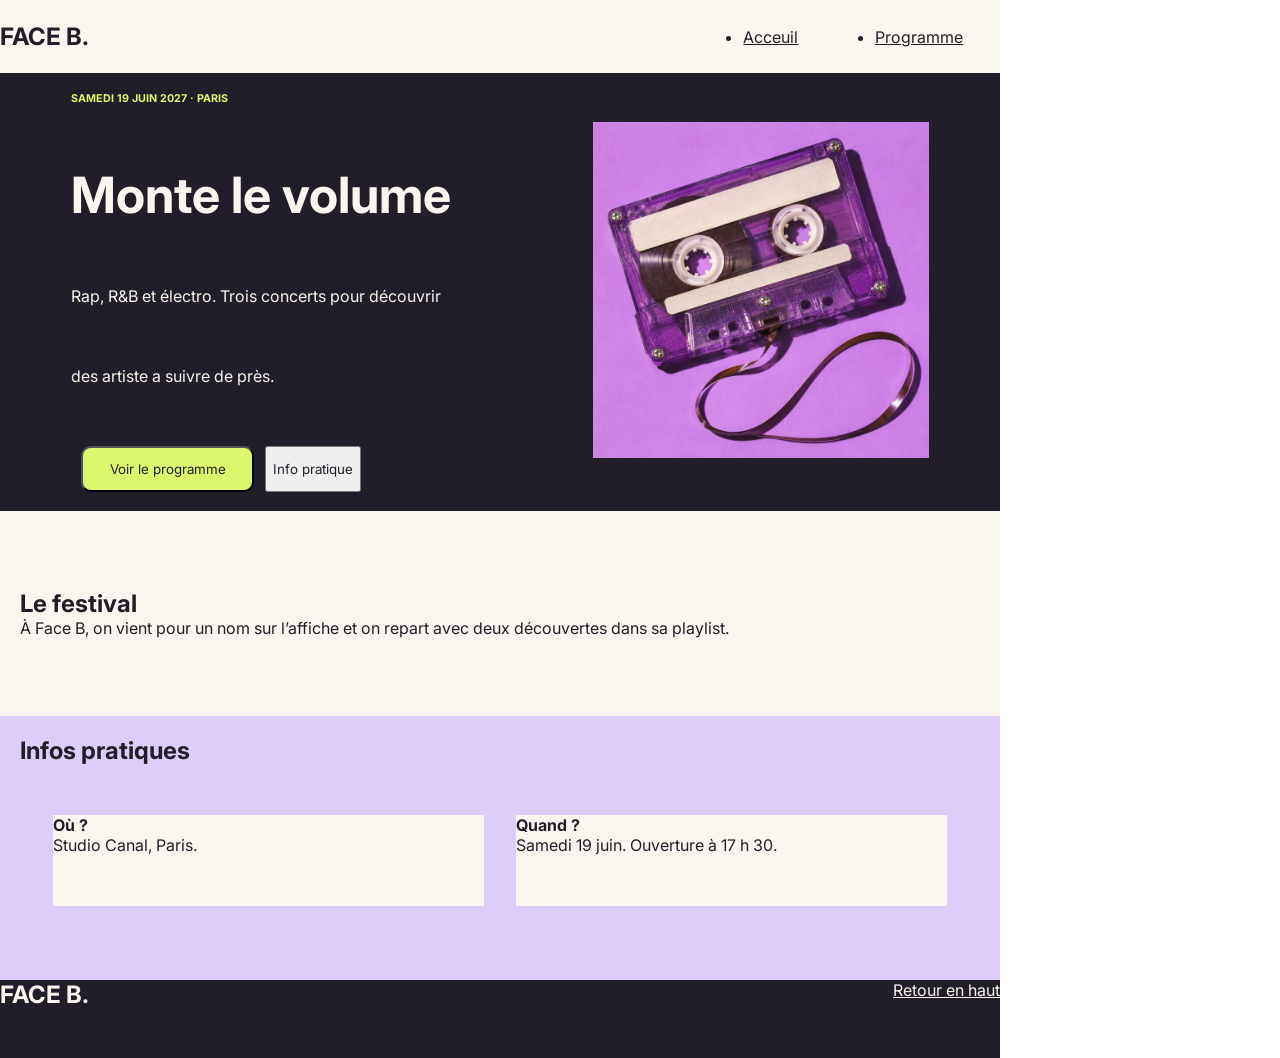
<file: index.html>
<!DOCTYPE html>
<html lang="en">
<head>
    <meta charset="UTF-8">
    <meta name="viewport" content="width=device-width, initial-scale=1.0">
    <link rel="stylesheet" href="style.css">
    <title>Document</title>
</head>
<body>
    <div class="conteneur">

        <div class="haut-page">
            <div class="nav">

                <div class="gauche">
                    <div>

                      <h2>FACE B.</h2>
                   </div>

                </div>

                <nav class="droite">
                    
                    <ul>
                        <li><a href="Accueil">Acceuil</a></li>
                    </ul>

                    <ul>
                        <li><a href="Programme">Programme</a></li>
                    </ul>
                   
                </nav>
                
            </div>

            <div class="presentation">

                <div class="description">
                    <h6 class="vert">SAMEDI 19 JUIN 2027 · PARIS</h6>

                    <h1 class="blanc">Monte le volume</h1>

                    <p class="blanc">Rap, R&B et électro. Trois concerts pour découvrir </p>
                    <span class="blanc">des artiste a suivre de près.</span>

                    <div class="boutton">
                        <div class="dimension">
                          <button class="prog">Voir le programme</button>
                          <button>Info pratique</button>
                        </div>
                    </div>

                </div>



                <div class="img"> <img src="cassette.jpg" alt="image de"></div>
                
              
                
            </div>

        </div>

        <div class="bas-page">
            <div class="desc">
                <h2>Le festival</h2>

                <p>À Face B, on vient pour un nom sur l’affiche et on repart avec deux
               découvertes dans sa playlist.</p>

                

            </div>

            <div class="info">
                <h2>Infos pratiques</h2>
                <div class="ouquand">
                    <div class="ou">
                        
                         <h4>Où ?</h4>
                         <p>Studio Canal, Paris.</p>
                       
                    </div>

                    <div class="quand">
                        <h4>Quand ?</h4>
                        <p>Samedi 19 juin. Ouverture à 17 h 30.</p>
                    </div>
                </div>
                

            </div>

            <div class="pied-page">

                <div class="nav-bas">
                    <div>
                     <h2 class="pied">FACE B.</h2>
                   </div>

                   <div>
                     <ul>
                         <li><a class="bas" href="Retour en haut">Retour en haut</a></li>
                     </ul>
                   </div>
                </div>

                
            </div>

        </div>
    </div>
</body>
</html>
</file>
<file: style.css>
@import url('https://fonts.googleapis.com/css2?family=Inter:ital,opsz,wght@0,14..32,100..900;1,14..32,100..900&display=swap');

@font-face {
    font-family: "Inter", sans-serif;
}

* {
    margin: 0px;
    box-sizing: border-box;
    font-family: Inter;
    color:#221E29;
}

.conteneur{
    width: 1000px;
    height: 1058px;

    background-color: #221E29;
    display: flex;
    flex-direction: column;
    

}

.nav{
    width: 1000px;
    height: 73px;

    
    display: flex;
    flex-direction: row;

    

}
.gauche{
width: 1000px;
height: 73px;
background: #F8F6EF;
display: flex;
align-items: center;

}

.droite{
    width: 500px;
    height: 73px;

    display:flex;
    flex-direction: row;
    justify-content: space-evenly;
    align-items: center;
    background: #F8F6EF;


   
    
}

.presentation{
    width: 1000px;
    height: 438px;

    
    display: flex;
    flex-direction: row;
    justify-content: space-around;
    align-items: center;

}
.vert{
    color: #DDF76D;

}
h1{
    font-size: 50px;
}


.description{
    display: flex;
    flex-direction: column;
    justify-content: space-between;
    
    gap: 15px;

    width: px;
    height: 400px;
  


}
.blanc{
    color: #F8F6EF;
}

.button{
    display: flex;
    flex-direction: row;
}

.dimension{
    height: px;
    width: 300px;

display: flex;
justify-content: space-evenly;


}
.prog{
    height: 46px;
    width: 173px;
    background-color: #DDF76D;
    border-radius: 10px;
}



img{
    width: 336px;
    height: 336px;


}

.bas-page{
    
    display: flex;
    flex-direction: column;

    
}

.desc{
   
    height: 205px;
    padding: 20px;

    display: flex;
    flex-direction: column;
    justify-content: center;

    background: #F8F6EF;

   
}


.info{
    width: 1000px;
    height: 264px;

    padding: 20px;

    background: #DDCDFB;

}

.ouquand{
    display: flex;
    flex-direction: row;
    justify-content: space-evenly;
    align-items: center;
    margin-top: 50px;
    
    

}

.ou{
    width: 431px;
    height: 91px;
    background-color: #F8F6EF;


}
.quand{
    width: 431px;
    height: 91px;
    background-color: #F8F6EF;

}

.pied-page{
    width: 1000px;
    height: 78px;
    
    background-color:#221E29;
}

.nav-bas{
    width: 1000px;
    height: 78px;
    display: flex;
    flex-direction: row;
    justify-content: space-between;


}
.pied{
    color: #F8F6EF;
   
}
.bas{
    color: #F8F6EF;

}
</file>
